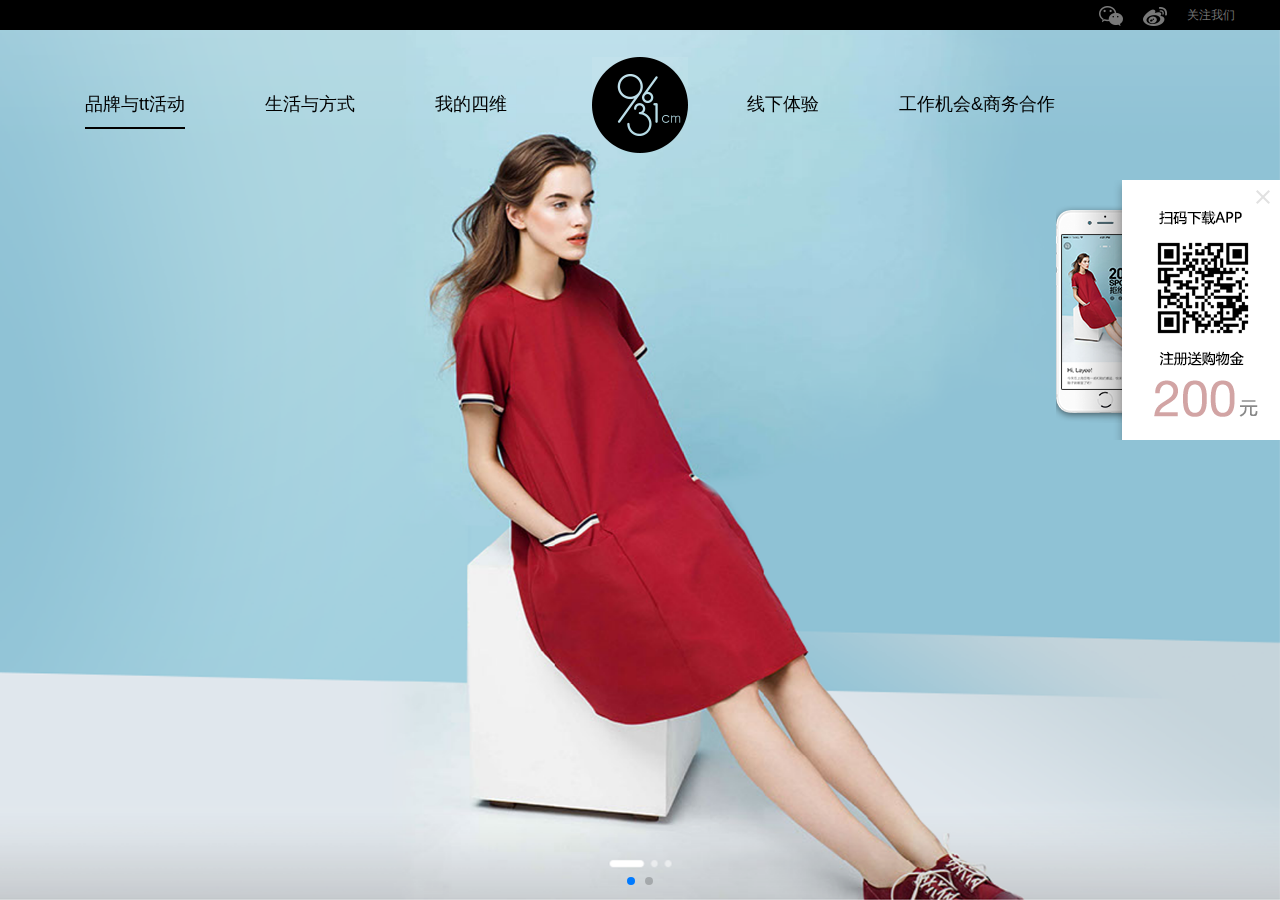
<file: v1/index.html>
<!DOCTYPE HTML>
<html>
<head>
<meta charset="utf-8">
<meta name="renderer" content="webkit|ie-comp|ie-stand">
<meta http-equiv="X-UA-Compatible" content="IE=edge" />
<!--<meta name="viewport" content="width=device-width,initial-scale=1,user-scalable=no" />--> 
<title>9631官方网站</title> 
<meta name="keywords" content="关键词,5个左右,单个8汉字以内"> 
<meta name="description" content="网站描述，字数尽量空制在80个汉字，160个字符以内！"> 
<link rel="Bookmark" href="favicon.ico" > 
<link rel="Shortcut Icon" href="favicon.ico" /> 
<!--[if lt IE 9]> 
<script type="text/javascript" src="js/Lib/html5.js"></script>
<script type="text/javascript" src="js/Lib/respond.min.js"></script>
<script type="text/javascript" src="js/Lib/PIE_IE678.js"></script>
<![endif]--> 
<link href="css/swiper.min.css" rel="stylesheet" type="text/css" />
<link rel="stylesheet" href="css/animate.min.css" />
<link rel="stylesheet" href="css/index.css" />
<!--[if IE 6]> 
<script type="text/javascript" src="js/Lib/DD_belatedPNG_0.0.8a-min.js" ></script>
<script>DD_belatedPNG.fix('.pngfix,.icon');</script> 
<![endif]--> 
</head> 
<body>
<header class="fadeInDown animated" >
	<div class="cm-nav-bar">
		<div class="cm-container">
			<ul class="cm-nav cm-nav-pills cm-fr">
				<li class="cm-focus-weixin"><img src="img/weixin.png" /></li>
				<li><img src="img/weibo.png" /></li>
				<li class="cm-nav-focus">关注我们</li>
			</ul>
		</div>
	</div>
	<div class="cm-container cm-nav-pagination">
		<nav class="cm-pagination">
			
		</nav>
		<div class="cm-pagination-logo">
			<img src="img/logo.png" />
		</div>
		<!--微信二维码弹出-->
		<div class="cm-dialog cm-qr-weixin">
			<div class="cm-dialog-arrow"></div>
			<img src="img/ewm.jpg" />
		</div>
	</div>
	
</header>
<main class='swiper-container swiper-container-v swiper-container-vertical'>
	<section class="swiper-wrapper">
		<div class="swiper-slide">
			<div class="swiper-container swiper-container-h swiper-container-horizontal">
				<div class="swiper-wrapper">
					<div class="swiper-slide cm-nth1">
						
					</div>
					<div class="swiper-slide cm-nth2">
						
					</div>
				</div>
				<div class="swiper-pagination cm-pagination-h"></div>
			</div>
		</div>
        <div class="swiper-slide">
        	<div class="swiper-container swiper-container-2v swiper-container-vertical">
				<div class="swiper-wrapper">
					<div class="swiper-slide">
						9
					</div>
					<div class="swiper-slide">
						6
					</div>
					<div class="swiper-slide">
						<div class="cm-content cm-slide-3">
							<div class="cm-column cm-fl">
								<img src="img/life.png" class="cm-img-1 ani" swiper-animate-effect="fadeInDown" swiper-animate-duration="0.5s" />
								<img src="img/life-tu.png" class="cm-img-2 ani" swiper-animate-effect="fadeIn" swiper-animate-duration="0.5s" />
							</div>
							<div class="cm-column cm-fr">
								<div class="cm-row cm-hd">
									<div class="cm-img-3 ani"  swiper-animate-effect="slideInDown" swiper-animate-duration="0.5s">
										<img src="img/page2-xizhuang.png" />
									</div>
									<img src="img/xz-right.png" class="cm-img-4 ani" swiper-animate-effect="slideInDown" swiper-animate-duration="0.5s" />
								</div>
								<div class="cm-row cm-bd">
									<div class="cm-tlist cm-fl">
										<p>
											3cm 的鞋是自我，是张扬的个性<br />
											每一双鞋都有一个故事<br />
											每一个高度都有自己的轨迹<br />
											踩上高跟鞋的刹那<br />
											我就开始演绎这双鞋的故事<br /><br />
											在休闲与商务的边缘<br />
											自信的游走<br />
										</p>
										<div class="cm-share">
											<span>分享信息：</span>
											<a href="#"><img src="img/weixin-fx.png" /></a>
											<a href="#"><img src="img/weibo-fx.png" /></a>
										</div>
									</div>
									<img src="img/bottom.xie.png" class="cm-img-5" />
								</div>
							</div>
						</div>
					</div>
					<div class="swiper-slide">
						1
					</div>
				</div>
				<div class="cm-pagination-2v">
					<div class="swiper-pagination-2v"></div>
					<div class="cm-pagination-bar"></div>
					<div class="cm-pagination-bar"></div>
					<div class="cm-pagination-bar"></div>
				</div>
			</div>
        </div>
        <div class="swiper-slide cm-swiper-slide-3">
        	<div class="cm-container">
        		<div class="cm-column cm-fl">
        			<img src="img/4wei.png" class="cm-img-1" />
        			<p class="cm-text-tit">
        				9631为女性设计了量足仪，帮助用户可以透过预约到店<br />
        				或是上门的方式帮用户量足。
        			</p>
        		</div>
        		<div class="cm-column cm-fr">
        			<h3>女人的第<span>4</span>围</h3>
        			<p class="cm-txt-hd">女性的脚围，是需要清楚了解的第4围，许多女性都会有买到不舒服
的鞋的经历。因为鞋的品牌与你都不够了解你自己的第4围。</p>
					<p class="cm-txt-bd">
						你是否平常也有这样的情况：鞋不跟脚、平时穿37码的鞋，可是又不敢在网上买...很多姑娘和你一样，也都有买到不舒服的鞋的经历，那是因为鞋品牌和你自己都不够了解你自己的第四围。<br /><br />
						你只知道三围，那第四位是什么呢？第四围便是你的脚围。<br /><br />
						穿着不合脚的鞋怎样走合适自己的路。现在了解你的第四围，根据你自己的脚，找专属你的鞋。9631为女性设计了量足仪，帮助用户了解自己的脚。您现在可以通过预约到店或是预约上门量足的方式了解自己的第四围。<br /><br />
						你是否平常也有这样的情况：鞋不跟脚、平时穿37码的鞋，可是又不敢在网上买你只知道三围，那第四位是什么呢？第四围便是你的脚围。<br /><br />
						穿着不合脚的鞋怎样走合适自己的路。现在了解你的第四围，根据你自己的脚，找专属你的鞋。
					</p>
					<a href="#" class="cm-btn">
						我要预约量足
					</a>
        		</div>
        	</div>
        </div>
        <div class="swiper-slide">
        	<div class="swiper-container-2h swiper-container swiper-container-horizontal">
        		<div class="cm-text-tit">
        			<h3>全国体验店</h3>
        			<p>体验店</p>
        		</div>
        		<a href="#" class="cm-btn">
        			现在预约量足
        		</a>
        		<div class="swiper-wrapper">
        			<div class="swiper-slide">
        				<img src="img/banner3.png" />
        			</div>
        			<div class="swiper-slide">
        				<img src="img/banner3.png" />
        			</div>
        			<div class="swiper-slide">
        				<img src="img/banner3.png" />
        			</div>
        			<div class="swiper-slide">
        				<img src="img/banner3.png" />
        			</div>
        			<div class="swiper-slide">
        				<img src="img/banner3.png" />
        			</div>
        		</div>
        		<div class="swiper-button-prev"></div>
    			<div class="swiper-button-next"></div>
        	</div>
        </div>
        <div class="swiper-slide cm-swiper-slide-5">
        	<div class="cm-footer-hd">
        		<div class="cm-column cm-fl">
	        		<div class="cm-section">
	        			<div class="cm-join">
		        			<h4>加入 9631</h4>
		        			<p>我们正在寻找热爱时尚、经验丰富、爱寻找挑战事物有型的你！
		北京朝阳区，三里屯，等你加入！</p>
							<ul>
								<li><a href="#">市场营销</a></li>
								<li><a href="#">时尚顾问</a></li>
								<li><a href="#">市场运营</a></li>
								<li><a href="#">客服人员</a></li>
								<li><a href="#">前端工程师</a></li>
								<li><a href="#">体验设计师</a></li>
							</ul>
							<a href="#" class="cm-btn">查看更多职位</a>
						</div>
	        		</div>
	        	</div>
	        	<div class="cm-column cm-fr">
	        		<div class="cm-section">
	        			<div class="cm-member">
	        				<h4>服务合作</h4>
		        			<p>我们正在寻找热爱时尚、经验丰富、爱寻找挑战事物有型的你！
	北京朝阳区，三里屯，等你加入！</p>
							<form class="cm-input-group">
								<div class="cm-input-row">
									<div class="cm-input-col">
										<label>姓名：</label>
										<input type="text" />
									</div>
									<div class="cm-input-col">
										<label>公司：</label>
										<input type="text" />
									</div>
								</div>
								<div class="cm-input-row">
									<div class="cm-input-col">
										<label>电话：</label>
										<input type="tel" />
									</div>
									<div class="cm-input-col">
										<label>昵称：</label>
										<input type="text" />
									</div>
								</div>
								<div class="cm-input-row">
									<div class="cm-input-col">
										<label>邮箱：</label>
										<input type="email" />
									</div>
									<div class="cm-input-col">
										<label>验证码：</label>
										<input type="text" class="cm-code" maxlength="4" />
										<img src="img/page5-5342.png" />
									</div>
								</div>
							</form>
							<a href="#" class="cm-btn">确认发送</a>
	        			</div>
	        			<p>收到联系信息后，我们将有专人尽快联系您</p>
	        		</div>
	        	</div>
        	</div>
        	<div class="cm-footer-bd">
        		<div class="cm-container cm-faq">
        			<div class="cm-column cm-fl">
        				<div class="cm-fl">
        					<p class="cm-faq-title">
	        					<span>FAQ</span>
	        					<a href="#">查看更多问题  > </a>
        					</p>
	        				<ul class="cm-faq-question">
	        					<li class="cm-active"><a href="#">Q: 为什么 9631 的鞋子只能在手机上购买?: 为什么 9631 的鞋子只能在手机上购买?</a></li>
	        					<li><a href="#">Q: 9631 是什么意思？</a></li>
	        					<li><a href="#">Q: 三种体验店有什么区别？</a></li>
	        					<li><a href="#">Q: 为什么 9631 的鞋子只能在手机上购买</a></li>
	        				</ul>
        				</div>
        				<ul class="cm-faq-answer cm-fr">
        					<li class="cm-active">A : 9631的鞋子必须在APP购买是因为APP好开发啊，成本低了才可以降低鞋子的价格啊，这样才可以卖更多鞋子啊对不对。</li>
        					<li>1</li>
        					<li>2</li>
        					<li>A</li>
        				</ul>
        			</div>
        			
        			<div class="cm-column cm-fr">
        				<div class="cm-fl">
        					<p class="cm-faq-title">
	        					<span>联系我们</span>
        					</p>
        					<p class="cm-faq-tel">
        						购物服务电话
        					</p>
        					<p class="cm-faq-number">
        						400-7645-234
        					</p>
        					<p class="cm-faq-date">
        						周一至周五  7:00-18:00
        					</p>
        				</div>
        				<div class="cm-faq-info cm-fr">
        					<p class="cm-faq-tel">
        						招商合作电话
        					</p>
        					<p class="cm-faq-number">
        						400-7645-234
        					</p>
        					<p class="cm-faq-date">
        						周一至周五  7:00-18:00
        					</p>
        				</div>
        			</div>
        		</div>
        	</div>
        	<div class="cm-footer-ft">
        		<p>Copyright © 2007-2016 9631 [ Beijing ] 京ICP备08104990号</p>
        	</div>
        </div>
	</section>
</main>
<section>
	<div class="cm-qr">
		<div class="cm-qr-code">
			 <img class="cm-qr-colse" src="img/close-btn.png">
             <img class="cm-qr-img" src="img/nav-qr-code.png">
		</div>
	</div>
</section>
<script type="text/javascript" src="js/lib/swiper.min.js"></script>
<script type="text/javascript" src="js/lib/swiper.animate1.0.2.min.js" ></script>
<script type="text/javascript" src="js/lib/jquery-2.1.0.js" ></script>
<script type="text/javascript" src="js/index.js"></script>
</body>
</html>
</file>
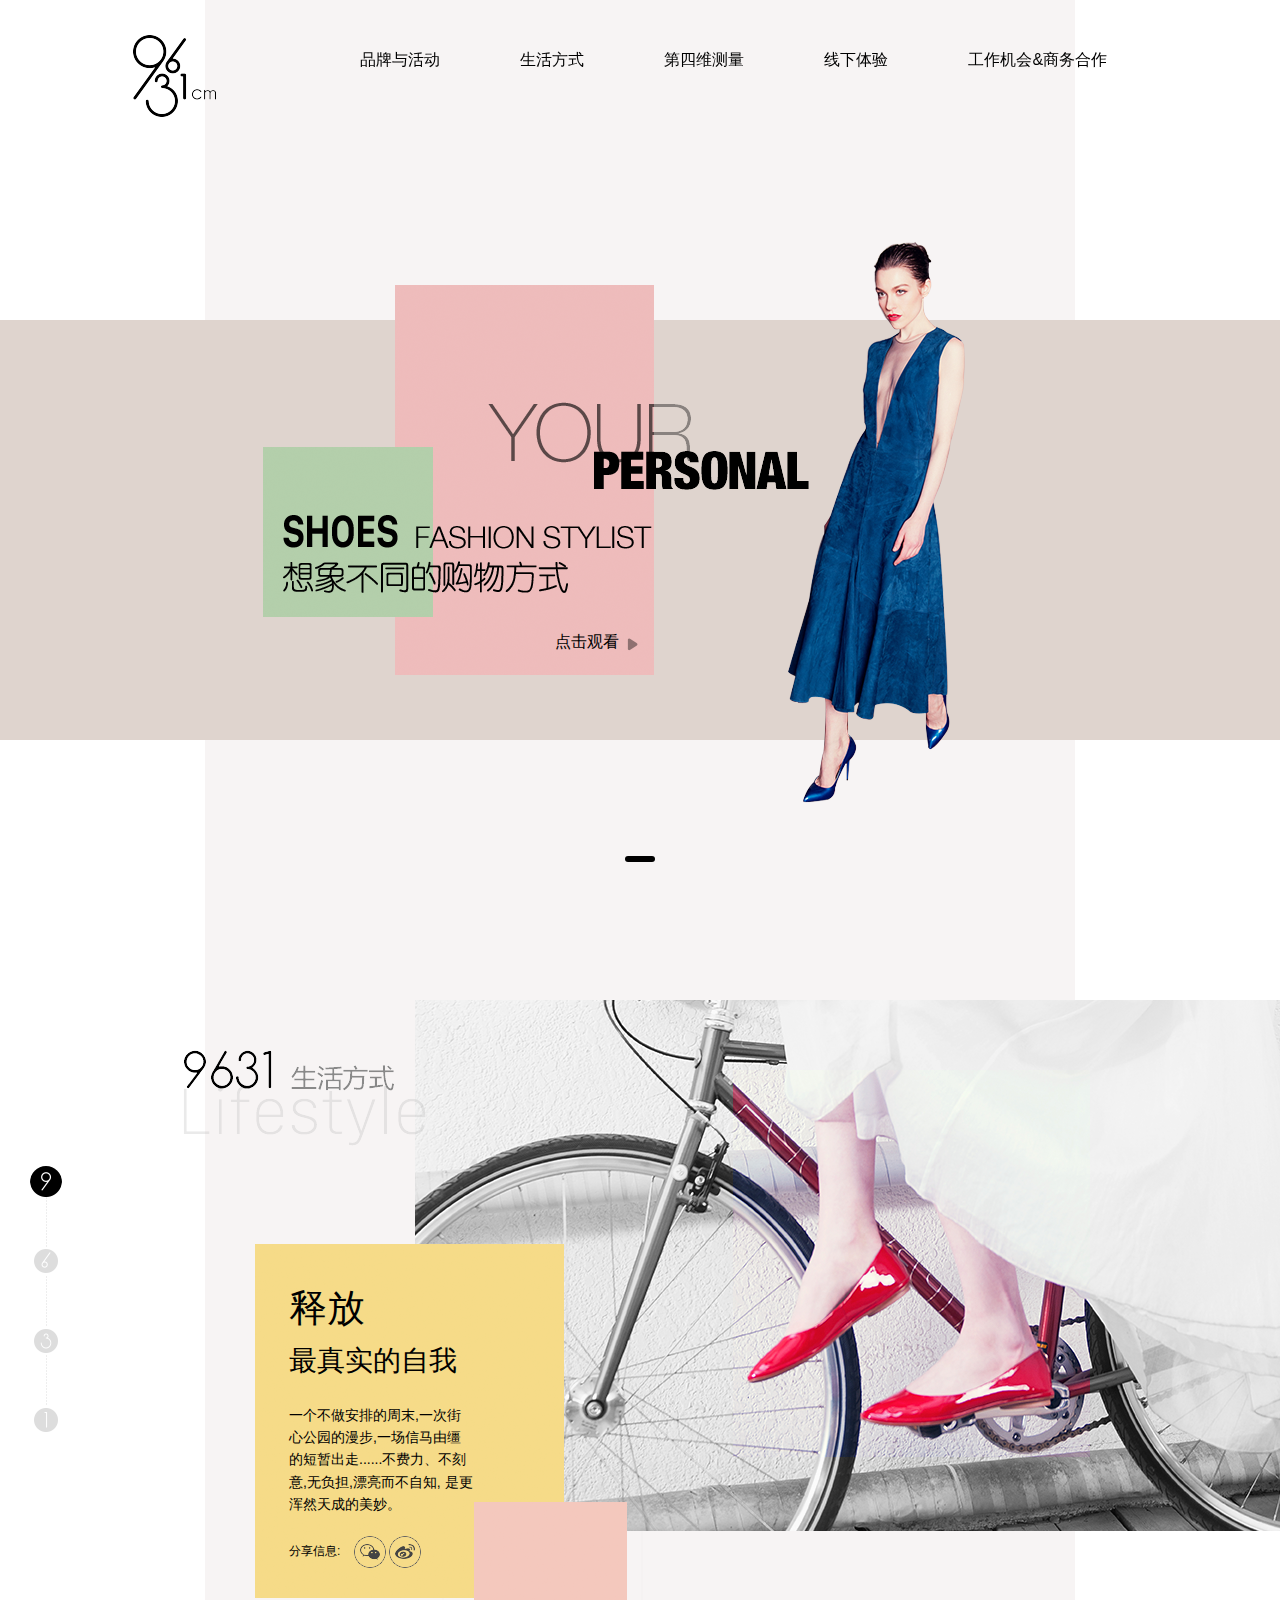
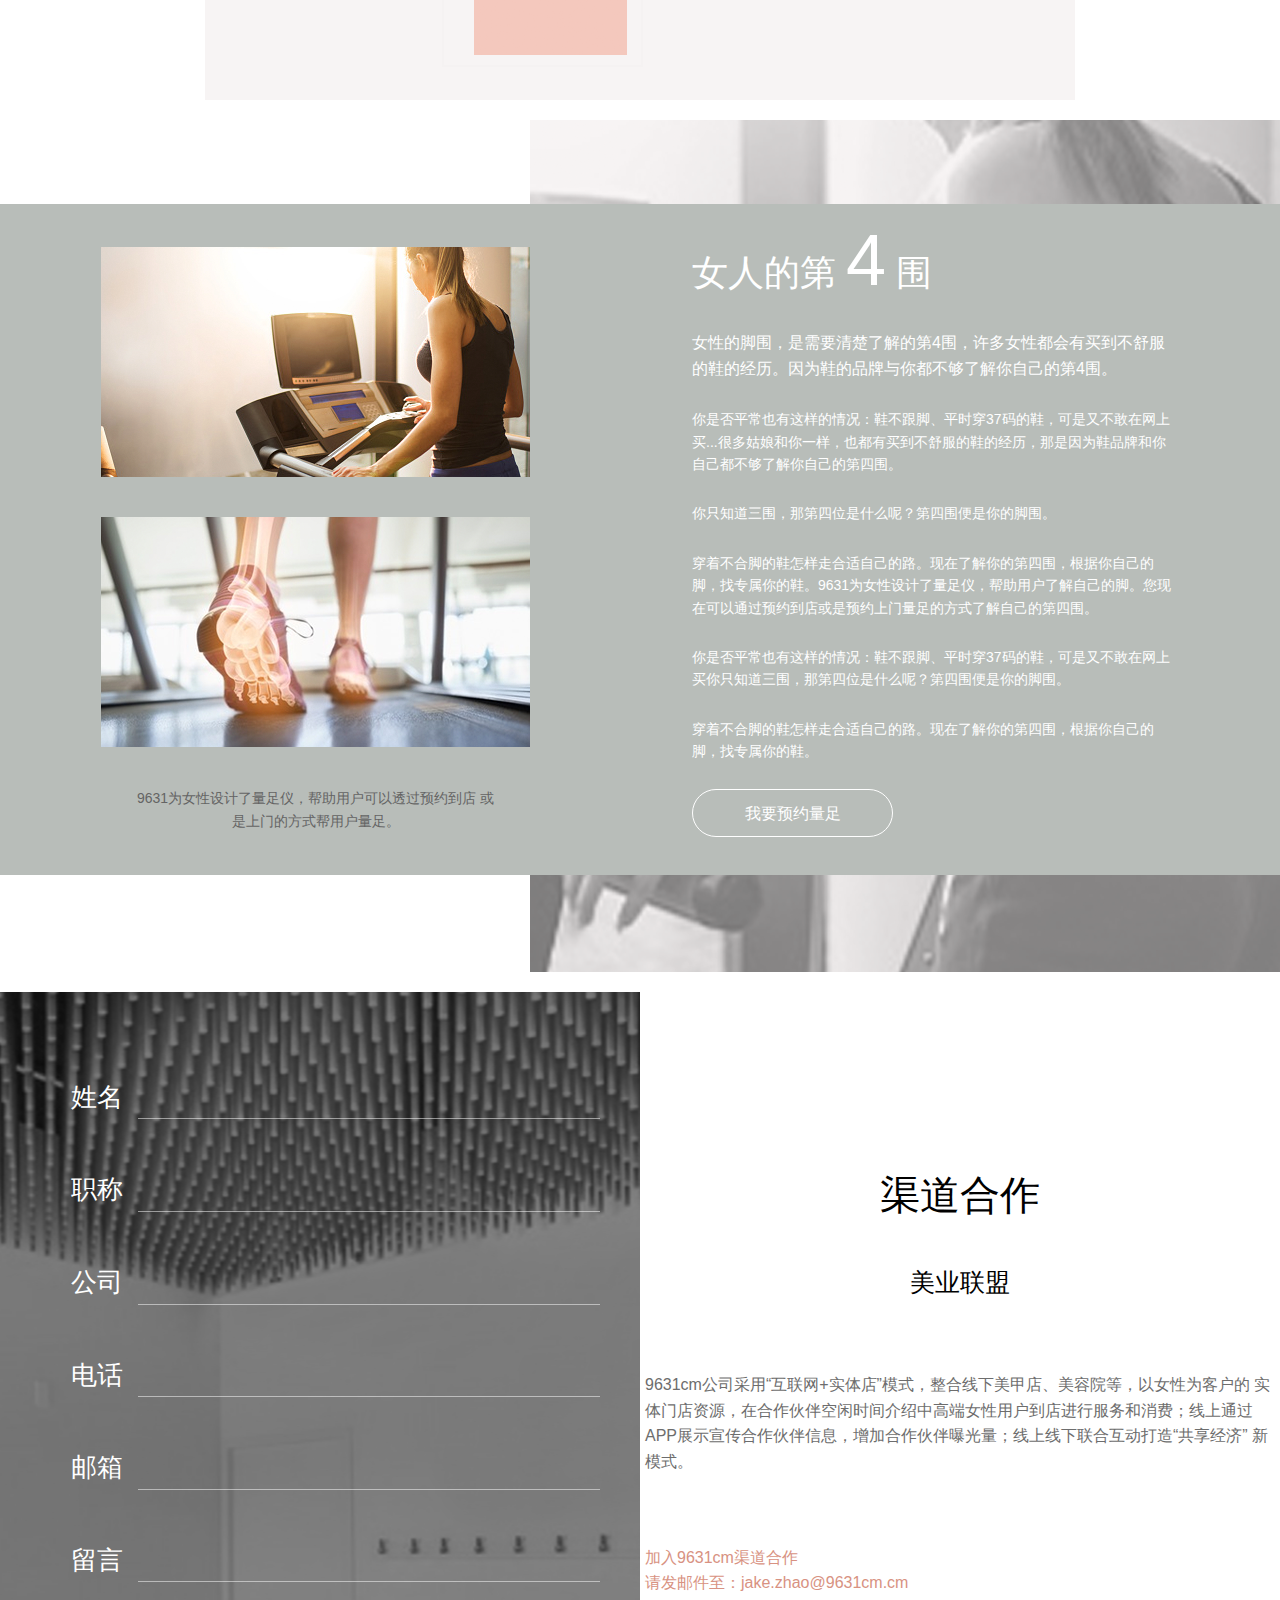
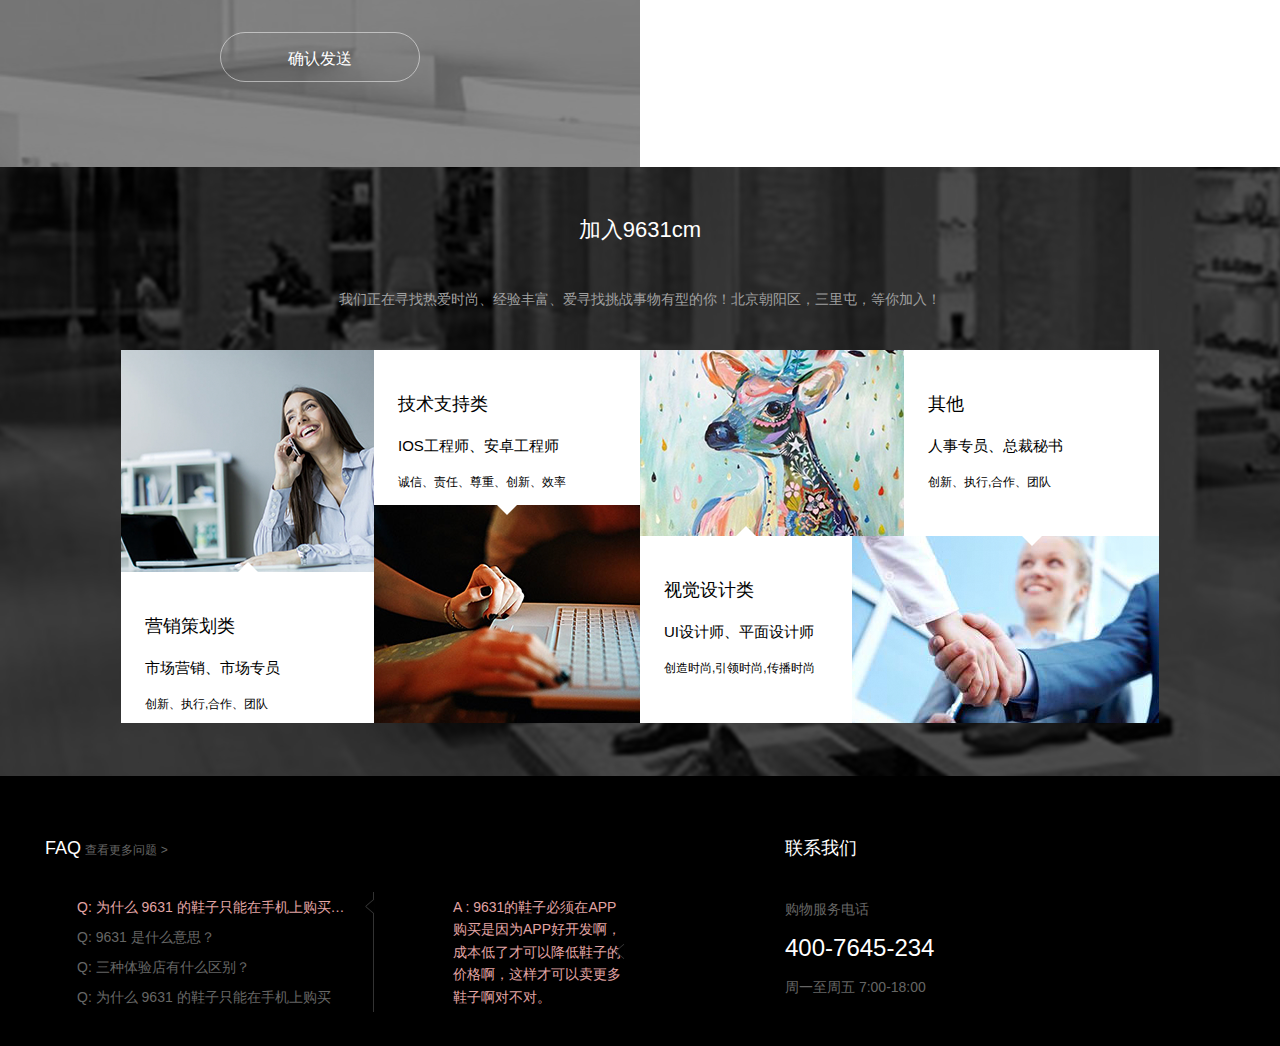
<file: v2/index.html>
<!doctype html>
<html class="no-js">
<head>
  <meta charset="utf-8">
  <meta http-equiv="X-UA-Compatible" content="IE=edge">
  <meta name="description" content="网站描述，字数尽量空制在80个汉字，160个字符以内！">
  <meta name="keywords" content="关键词,5个左右,单个8汉字以内">
  <meta name="viewport" content="width=device-width, initial-scale=1">
  <title>9631官网网站</title>
  <!-- Set render engine for 360 browser -->
  <meta name="renderer" content="webkit">

  <!-- No Baidu Siteapp-->
  <meta http-equiv="Cache-Control" content="no-siteapp"/>

  <link rel="icon" type="image/png" href="">

  <!-- Add to homescreen for Chrome on Android -->
  <meta name="mobile-web-app-capable" content="yes">
  <link rel="icon" sizes="192x192" href="">

  <!-- Add to homescreen for Safari on iOS -->
  <meta name="apple-mobile-web-app-capable" content="yes">
  <meta name="apple-mobile-web-app-status-bar-style" content="black">
  <meta name="apple-mobile-web-app-title" content="Amaze UI"/>
  <link rel="apple-touch-icon-precomposed" href="">

  <!-- Tile icon for Win8 (144x144 + tile color) -->
  <meta name="msapplication-TileImage" content="">
  <meta name="msapplication-TileColor" content="#0e90d2">
  <link rel="stylesheet" href="css/amazeui.min.css" />
  <link rel="stylesheet" href="css/amazeui.swiper.min.css" />
  <link rel="stylesheet" href="css/index.css" />
</head>
<body>
<header class="am-topbar cm-topbar am-topbar-fixed-top">
  <div class="am-container cm-container am-text-center">
    <h1 class="am-topbar-brand cm-topbar-brand">
      <a href="#" class="am-text-ir">Amaze UI</a>
    </h1>
		<nav class="cm-scrollspy-nav">
		  <ul class="am-nav am-nav-pills am-topbar-nav cm-nav-pills">
		    <li><a href="#about">品牌与活动</a></li>
		    <li><a href="#team">生活方式 </a></li>
		    <li><a href="#ep">第四维测量</a></li>
		    <li><a href="#second">线下体验 </a></li>
		    <li><a href="#third">工作机会&商务合作</a></li>
		  </ul>
		</nav>
  	</div>
</header>
<main>
	
		<div class="cm-nr">
			<section class="swiper-container cm-wrapper1 swiper-container-1">
				<div class="swiper-wrapper">
					<div class="swiper-slide">
						<div class="cm-content cm-content1">
							<div class="cm-section">
								<div class="cm-main">
									<img src="img/slider-1.png" class="cm-object" />
									<div class="cm-info">
										<img src="img/slider-2.png" />
										<a class="cm-btn">点击观看</a>
									</div>
								</div>
							</div>
						</div>
					</div>
				</div>
				<div class="swiper-pagination cm-pagination-1"></div>
			</section>
		</div>
		
		<section class="swiper-container cm-wrapper2 swiper-container-2" >
		  <div class="swiper-wrapper">
		      <div class="swiper-slide">
		      		<div class="cm-content cm-content2">
		      					<div class="cm-info">
		      							<img src="img/slider1-1.png" />
		      							<img src="img/slider1-2.png" class="cm-object1" />
		      							<div class="cm-text">
		      								<div class="cm-text-info">
		      									<h3>释放</h3>
		      									<h4>最真实的自我</h4>
		      									<p>一个不做安排的周末,一次街
心公园的漫步,一场信马由缰
的短暂出走......不费力、不刻
意,无负担,漂亮而不自知,
是更浑然天成的美妙。</p>			
														<p class="cm-share">
																<span>分享信息:</span>
																<a><img src="img/weixin.png" /></a>
																<a><img src="img/weibo.png" /></a>
														</p>
		      								</div>
		      							</div>
		      					</div>
		      		</div>
		      </div>
		      <div class="swiper-slide">
		      		<div class="cm-content cm-content2">
		      					<div class="cm-info">
		      							<img src="img/slider1-1.png" />
		      							<img src="img/slider1-2.png" class="cm-object1" />
		      							<div class="cm-text">
		      								<div class="cm-text-info">
		      									<h3>释放</h3>
		      									<h4>最真实的自我</h4>
		      									<p>一个不做安排的周末,一次街
心公园的漫步,一场信马由缰
的短暂出走......不费力、不刻
意,无负担,漂亮而不自知,
是更浑然天成的美妙。</p>			
														<p class="cm-share">
																<span>分享信息:</span>
																<a><img src="img/weixin.png" /></a>
																<a><img src="img/weibo.png" /></a>
														</p>
		      								</div>
		      							</div>
		      					</div>
		      		</div>
		      </div>
		      <div class="swiper-slide">
		      		<div class="cm-content cm-content2">
		      					<div class="cm-info">
		      							<img src="img/slider1-1.png" />
		      							<img src="img/slider1-2.png" class="cm-object1" />
		      							<div class="cm-text">
		      								<div class="cm-text-info">
		      									<h3>释放</h3>
		      									<h4>最真实的自我</h4>
		      									<p>一个不做安排的周末,一次街
心公园的漫步,一场信马由缰
的短暂出走......不费力、不刻
意,无负担,漂亮而不自知,
是更浑然天成的美妙。</p>			
														<p class="cm-share">
																<span>分享信息:</span>
																<a><img src="img/weixin.png" /></a>
																<a><img src="img/weibo.png" /></a>
														</p>
		      								</div>
		      							</div>
		      					</div>
		      		</div>
		      </div>
		      <div class="swiper-slide">
		      		<div class="cm-content cm-content2">
		      					<div class="cm-info">
		      							<img src="img/slider1-1.png" />
		      							<img src="img/slider1-2.png" class="cm-object1" />
		      							<div class="cm-text">
		      								<div class="cm-text-info">
		      									<h3>释放</h3>
		      									<h4>最真实的自我</h4>
		      									<p>一个不做安排的周末,一次街
心公园的漫步,一场信马由缰
的短暂出走......不费力、不刻
意,无负担,漂亮而不自知,
是更浑然天成的美妙。</p>			
														<p class="cm-share">
																<span>分享信息:</span>
																<a><img src="img/weixin.png" /></a>
																<a><img src="img/weibo.png" /></a>
														</p>
		      								</div>
		      							</div>
		      					</div>
		      		</div>
		      </div>
		  </div>
		  <div class="cm-pagination-2">
					<div class="swiper-pagination"></div>
					<div class="cm-pagination-bar"></div>
					<div class="cm-pagination-bar"></div>
					<div class="cm-pagination-bar"></div>
				</div>
		</section>
		
		<section class="cm-section cm-wrapper3" id="about">
				<div class="cm-content3">
						<div class="cm-section">
									<div class="cm-main">
											<div class="am-fl am-vertical-align">
													<div class="am-vertical-align-middle">
														<img src="img/slider2-2.png" />
														<img src="img/slider2-3.png" class="cm-object" />
														<p class="am-text-center">9631为女性设计了量足仪，帮助用户可以透过预约到店
	或是上门的方式帮用户量足。</p>
													</div>
											</div>
											<div class="am-fr">
													<h1>女人的第<span>4</span>围</h1>
													<h3>女性的脚围，是需要清楚了解的第4围，许多女性都会有买到不舒服
的鞋的经历。因为鞋的品牌与你都不够了解你自己的第4围。</h3>
<p>你是否平常也有这样的情况：鞋不跟脚、平时穿37码的鞋，可是又不敢在网上买...很多姑娘和你一样，也都有买到不舒服的鞋的经历，那是因为鞋品牌和你自己都不够了解你自己的第四围。</p>

<p>你只知道三围，那第四位是什么呢？第四围便是你的脚围。</p>

<p>穿着不合脚的鞋怎样走合适自己的路。现在了解你的第四围，根据你自己的脚，找专属你的鞋。9631为女性设计了量足仪，帮助用户了解自己的脚。您现在可以通过预约到店或是预约上门量足的方式了解自己的第四围。</p>

<p>你是否平常也有这样的情况：鞋不跟脚、平时穿37码的鞋，可是又不敢在网上买你只知道三围，那第四位是什么呢？第四围便是你的脚围。</p>

<p>穿着不合脚的鞋怎样走合适自己的路。现在了解你的第四围，根据你自己的脚，找专属你的鞋。</p>
</p>
	<a class="cm-btn">我要预约量足</a>
											</div>
									</div>
						</div>
				</div>
		</section>
		
		<section class="am-g cm-wrapper4" id="team">
			 	<div class="am-u-md-6 am-padding-0 am-fl am-vertical-align am-text-center">
			 			<form class="am-form cm-form am-form-horizontal am-vertical-align-middle ">
						  <div class="am-form-group">
						    <label for="cm-ipt-1" class="am-u-sm-2 am-form-label">姓名</label>
						    <div class="am-u-sm-10">
						      <input type="text" id='cm-ipt-1'>
						    </div>
						  </div>
						
						  <div class="am-form-group">
						    <label for="cm-ipt-2" class="am-u-sm-2 am-form-label">职称</label>
						    <div class="am-u-sm-10">
						      <input type="text" id="cm-ipt-2">
						    </div>
						  </div>
						  
						  <div class="am-form-group">
						    <label for="cm-ipt-3" class="am-u-sm-2 am-form-label">公司</label>
						    <div class="am-u-sm-10">
						      <input type="text" id="cm-ipt-3">
						    </div>
						  </div>
						  
						  <div class="am-form-group">
						    <label for="cm-ipt-4" class="am-u-sm-2 am-form-label">电话</label>
						    <div class="am-u-sm-10">
						      <input type="tel" id="cm-ipt-4">
						    </div>
						  </div>
						  
						   <div class="am-form-group">
						    <label for="cm-ipt-5" class="am-u-sm-2 am-form-label">邮箱</label>
						    <div class="am-u-sm-10">
						      <input type="email" id="cm-ipt-5">
						    </div>
						  </div>
						  
						  <div class="am-form-group">
						    <label for="cm-ipt-6" class="am-u-sm-2 am-form-label">留言</label>
						    <div class="am-u-sm-10">
						      <input type="text" id="cm-ipt-6">
						    </div>
						  </div>
						  
						  <div class="am-form-group am-margin-0">
						    <div class="am-u-sm-12 am-text-center">
						      <button type="submit" class="cm-btn">确认发送</button>
						    </div>
						  </div>
						</form>
			 	</div>
			 	<div class="am-u-md-6 am-padding-0 am-fr am-vertical-align am-text-center">
			 			<div class="am-vertical-align-middle cm-info">
			 						<h1>渠道合作 </h1>
			 						<h3>美业联盟</h3>
			 						<p class="am-text-left">9631cm公司采用“互联网+实体店”模式，整合线下美甲店、美容院等，以女性为客户的
实体门店资源，在合作伙伴空闲时间介绍中高端女性用户到店进行服务和消费；线上通过
APP展示宣传合作伙伴信息，增加合作伙伴曝光量；线上线下联合互动打造“共享经济”
新模式。</p>
						<p class="am-text-left">加入9631cm渠道合作<br />
请发邮件至：jake.zhao@9631cm.cm</p>
			 			</div>
			 	</div>
		</section>
		
		<section class="cm-wrapper5 am-vertical-align am-text-center" id="ep">
				<div class="cm-content5 am-vertical-align-middle">
							<h1><span>加入</span>9631cm</h1>
							<p class="cm-main">我们正在寻找热爱时尚、经验丰富、爱寻找挑战事物有型的你！北京朝阳区，三里屯，等你加入！</p>
							<div class="am-g">
									<div class="am-u-md-6 am-padding-0 cm-fl">
											<div class="cm-itme cm-box-v am-fl">
													<img src="img/slider4-2.png" />
													<div class="cm-info cm-box-1 cm-arrow-t">
															<h3>营销策划类 </h3>
															<h4>市场营销、市场专员</h4>
															<p>创新、执行,合作、团队</p>
													</div>
											</div>
											<div class="cm-itme cm-box-v am-fr">
													<div class="cm-info cm-box-1 cm-arrow-b" >
															<h3>技术支持类</h3>
															<h4>IOS工程师、安卓工程师</h4>
															<p>诚信、责任、尊重、创新、效率</p>
													</div>
													<img src="img/slider4-3.png" />
											</div>
									</div>
									<div class="am-u-md-6 am-padding-0 cm-fr">
											<div class="cm-itme cm-box-h am-fl">
													<img src="img/slider4-4.png"/>
													<div class="cm-info cm-box-1 cm-arrow-b">
															<h3>其他 </h3>
															<h4>人事专员、总裁秘书</h4>
															<p>创新、执行,合作、团队</p>
													</div>
											</div>
											<div class="cm-itme cm-box-h am-fr">
													<div class="cm-info cm-box-1 cm-arrow-t" >
															<h3>视觉设计类  </h3>
															<h4>UI设计师、平面设计师</h4>
															<p>创造时尚,引领时尚,传播时尚</p>
													</div>
													<img src="img/slider4-5.png" />
											</div>
									</div>
							</div>
				</div>
		</section>
		
		
</main>

<footer>
	<section class="cm-footer cm-faq">
			<div class="cm-column am-fl">
				<div class="am-fl">
					<p class="cm-faq-title">
    					<span>FAQ</span>
    					<a href="#">查看更多问题  > </a>
					</p>
    				<ul class="cm-faq-question am-margin-0">
    					<li class="cm-active"><a href="#">Q: 为什么 9631 的鞋子只能在手机上购买?: 为什么 9631 的鞋子只能在手机上购买?</a></li>
    					<li><a href="#">Q: 9631 是什么意思？</a></li>
    					<li><a href="#">Q: 三种体验店有什么区别？</a></li>
    					<li><a href="#">Q: 为什么 9631 的鞋子只能在手机上购买</a></li>
    				</ul>
				</div>
				<ul class="cm-faq-answer am-fr">
					<li class="cm-active">A : 9631的鞋子必须在APP购买是因为APP好开发啊，成本低了才可以降低鞋子的价格啊，这样才可以卖更多鞋子啊对不对。</li>
					<li>1</li>
					<li>2</li>
					<li>A</li>
				</ul>
			</div>
			
			<div class="cm-column am-fr">
				<div class="am-fl">
					<p class="cm-faq-title">
    					<span>联系我们</span>
					</p>
					<p class="cm-faq-tel">
						购物服务电话
					</p>
					<p class="cm-faq-number">
						400-7645-234
					</p>
					<p class="cm-faq-date">
						周一至周五  7:00-18:00
					</p>
				</div>
			</div>
	</section>
</footer>
	
<!--[if (gte IE 9)|!(IE)]><!-->
<script src="js/jquery.min.js"></script>
<!--<![endif]-->
<!--[if lte IE 8 ]>
<script src="http://libs.baidu.com/jquery/1.11.3/jquery.min.js"></script>
<script src="http://cdn.staticfile.org/modernizr/2.8.3/modernizr.js"></script>
<script src="http://cdn.amazeui.org/amazeui/2.7.0/js/amazeui.ie8polyfill.min.js"></script>
<![endif]-->
<script src="js/amazeui.min.js"></script>
<script type="text/javascript" src="js/amazeui.swiper.min.js" ></script>
<script src="js/index.js"></script>
</body>
</html>
</file>
<file: v1/css/index.css>
html, body {
    position: relative;
    height: 100%;
    font-family: "Hiragino Sans GB", "Microsoft YaHei", "微软雅黑", tahoma, arial, simsun, "宋体", "Helvetica";
}
body {
    background: #eee;
    font-size: 14px;
    color:#000;
    margin: 0;
    padding: 0;
}
header{
	position: absolute;
	left: 0;
	right: 0;
	top: 0;
	z-index:2;
}
ul,p,h3,h4{
	padding: 0;
	margin: 0;
}
a{
	text-decoration: none;
}
img{
	vertical-align: middle;
}
.swiper-container {
    width: 100%;
    height: 100%;
    margin-left: auto;
    margin-right: auto;
}
.swiper-slide {
    text-align: center;
    font-size: 18px;
    background: #fff;
    display: -webkit-box;
    display: -ms-flexbox;
    display: -webkit-flex;
    display: flex;
    -webkit-box-pack: center;
    -ms-flex-pack: center;
    -webkit-justify-content: center;
    justify-content: center;
    -webkit-box-align: center;
    -ms-flex-align: center;
    -webkit-align-items: center;
    align-items: center;
}

.cm-container{
	width: 1190px;
	margin: auto;
}
.cm-content{
	width: 1024px;
	height: 600px;
	position: absolute;
	margin: auto;
	top: 0;
	right: 0;
	bottom: 0;
	left: 0;
}
.cm-nav-bar{
	width: 100%;
    height: 30px;
    line-height: 30px;
    text-align: center;
    background-color: #000000;
}
.cm-nav{
	list-style: none;
	display: inline-block;
	vertical-align: top;
}
.cm-nav-pills>li{
    float: left;
    height: 30px;
    line-height: 30px;
    margin-left: 20px;
}
.cm-nav-pills>li>a{
	display: block;
}
.cm-nav-focus{
	display: block;
    height: 12px;
    line-height: 12px;
    font-size: 12px;
    color: #737373;
    float: right;
}
.cm-nav-pagination{
	position: relative;
	height: 150px;
}
.cm-pagination{
	height: 47px;
	position: absolute;
	margin: auto;
	top: 0;
	bottom: 0;
	left: 0;
	right: 0;
}
.cm-pagination .swiper-pagination-bullet{
	margin: 0px 40px;
}
.cm-pagination .swiper-pagination-bullet:nth-child(3){
	margin-right: 200px;
}
.cm-pagination-logo{
	width: 96px;
	height: 96px;
	position: absolute;
	margin: auto;
	top: 0;
	left: 0;
	right: 0;
	bottom: 0;
}
.cm-fl{
	float: left;
}
.cm-fr{
	float: right;
}
.cm-pagination .swiper-pagination-bullet {
	width: auto;
    height: 45px;
    text-align: center;
    border-radius: 0;
    background-color: inherit;
    font-size: 18px;
    color: #000000;
    line-height: 45px;
	opacity: 1;
	-webkit-transition: all 0.3s;
    -moz-transition: all 0.3s;
    -o-transition: all 0.3s;
    transition: all 0.3s;
}
.cm-pagination .swiper-pagination-bullet:hover{
	-webkit-transform: rotate(6deg);
    -moz-transform: rotate(6deg);
    transform: rotate(6deg);
    -o-transform: rotate(6deg);
    border-bottom: 2px solid #000000;
}
.cm-pagination .swiper-pagination-bullet-active {
    opacity: 1;
    border-bottom: 2px solid #000000;
}

.swiper-container-h .cm-nth1{
    background: url(../img/back-1.png) 50%;
    background-size: cover;
}
.cm-qr{
	position: fixed;
	right: 0;
	top: 20%;
	display: block;
	z-index: 3;
	-webkit-transition:transform 0.5s linear;
	-webkit-animation:rq 0.5s;
    -moz-animation:rq 0.5s;
    -o-animation:rq 0.5s;
    animation:rq 0.5s;
}
@keyframes rq{
    0%{transform:rotateY(160deg)}
    100%{transform:rotateX(0deg)}
}@-webkit-keyframes shao{
    0%{-webkit-transform:rotateY(160deg)}
    100%{-webkit-transform:rotateX(0deg)}
}@-moz-keyframes shao{
    0%{-moz-transform:rotateY(160deg)}
    100%{-moz-transform:rotateX(0deg)}
}@-o-keyframes shao{
    0%{-o-transform:rotateY(160deg)}
    100%{-o-transform:rotateX(0deg)}
}
.cm-qr.cm-active{
	transform:translateX(140px);
}
.cm-qr.cm-active .cm-qr-img{
	cursor: pointer;
}
.cm-qr-code{
	position: relative;
}
.cm-qr-code .cm-qr-colse{
	position: absolute;
	right: 10px;
	top: 10px;
	cursor: pointer;
}
.cm-pagination-2v{
	width: 32px;
	height: 269px;
	position: absolute;
	margin: auto;
	top: 0 !important;
	bottom: 0;
	left: 30px;
	right: auto !important;
	z-index: 1;
}
.cm-pagination-2v .swiper-pagination-bullet{
	width: 32px;
	height: 32px;
	opacity: 1;
	position: relative;
	transition: -webkit-transform 0.5s; 
}
.cm-pagination-2v .swiper-pagination-bullet:hover{
	transform:rotateZ(360deg);
}
.swiper-pagination-2v{
	height: 100%;
}
.cm-pagination-2v .swiper-pagination-bullet:nth-child(1){
	background: url(../img/9.png) no-repeat;
}
.cm-pagination-2v .swiper-pagination-bullet:nth-child(1):hover{
	background: url(../img/9_active.png) no-repeat;
}
.cm-pagination-2v .swiper-pagination-bullet:nth-child(1).swiper-pagination-bullet-active{
	background: url(../img/9_active.png) no-repeat;
}
.cm-pagination-2v .swiper-pagination-bullet:nth-child(2){
	background: url(../img/6.png) no-repeat;
	top: 40px;
}
.cm-pagination-2v .swiper-pagination-bullet:nth-child(2):hover{
	background: url(../img/6_active.png) no-repeat;
}
.cm-pagination-2v .swiper-pagination-bullet:nth-child(2).swiper-pagination-bullet-active{
	background: url(../img/6_active.png) no-repeat;
}
.cm-pagination-2v .swiper-pagination-bullet:nth-child(3){
	background: url(../img/3.png) no-repeat;
	top: 80px;
}
.cm-pagination-2v .swiper-pagination-bullet:nth-child(3):hover{
	background: url(../img/3_active.png) no-repeat;
}
.cm-pagination-2v .swiper-pagination-bullet:nth-child(3).swiper-pagination-bullet-active{
	background: url(../img/3_active.png) no-repeat;
}
.cm-pagination-2v .swiper-pagination-bullet:nth-child(4){
	background: url(../img/1.png) no-repeat;
	top: 120px;
}
.cm-pagination-2v .swiper-pagination-bullet:nth-child(4):hover{
	background: url(../img/1_active.png) no-repeat;
}
.cm-pagination-2v .swiper-pagination-bullet:nth-child(4).swiper-pagination-bullet-active{
	background: url(../img/1_active.png) no-repeat;
}
.cm-pagination-2v .cm-pagination-bar{
	width: 32px;
	height: 50px;
	position: absolute;
	z-index: -1;
	background: url(../img/diandian.png) no-repeat center;
}
.cm-pagination-2v .cm-pagination-bar:nth-child(2){
	top:31px
}
.cm-pagination-2v .cm-pagination-bar:nth-child(3){
	top:110px
}
.cm-pagination-2v .cm-pagination-bar:nth-child(4){
	top:189px
}
.swiper-container-2v{
	background: url(../img/beij.png) no-repeat left top;
    background-size:cover;
}
.swiper-container-2v .swiper-slide{
	background-color: inherit;
}


.cm-slide-3 .cm-column{
	height: 100%;
}
.cm-slide-3 .cm-row{
	width: 100%;
	position: absolute;
	left: 0;
}
.cm-slide-3 .cm-column.cm-fl{
	width: 297px;
	position: relative;
}
.cm-slide-3 .cm-column.cm-fr{
	width: 655px;
	position: relative;
}
.cm-slide-3 .cm-row.cm-hd{
	height: 328px;
	top: 0;
	position: relative;
}
.cm-slide-3 .cm-row.cm-bd{
	height: 257px;
	bottom: 0;
}
.cm-slide-3 .cm-tlist{
	width: 263px;
	height: 100%;
}
.cm-slide-3 .cm-tlist p {
	text-align: left;
	font-size: 14px;
    color: #969696;
	padding-left: 20px;
	padding-top: 20px;
}
.cm-slide-3 .cm-share{
	position: absolute;
	bottom: 0;
	text-align: left;
	color: #000000;
    font-size: 12px;
	padding-left: 20px;
}
.cm-slide-3 [class*='cm-img-']{
	position: absolute;
}
.cm-slide-3 .cm-img-1{
	left: 0;
}
.cm-slide-3 .cm-img-2{
	bottom: 0;
	left: 0;
	-webkit-transition: all 0.3s;
}
.cm-slide-3 .cm-img-2:hover{
	-webkit-transform: scale(1.1);
}
.cm-slide-3 .cm-img-3{
	left: 0;
}
.cm-slide-3 .cm-img-3 img{
	-webkit-transition: -webkit-transform 0.3s;
}
.cm-slide-3 .cm-img-3 img:hover{
	-webkit-transform: rotate(-10deg);
}
.cm-slide-3 .cm-img-4{
	right: 0;
	bottom: 0;
}
.cm-slide-3 .cm-img-5{
	right: 0;
}

.cm-swiper-slide-3{
	background: url(../img/page-3.png) top left no-repeat;
	background-size: cover;
}
.cm-swiper-slide-3 .cm-column{
	height: 580px;
	text-align: left;
	position: relative;
}
.cm-swiper-slide-3 .cm-column.cm-fl{
	width: 429px;
	padding-left:60px;
	padding-top: 30px;
}
.cm-swiper-slide-3 .cm-column.cm-fr{
	width: 500px;
	box-shadow: 0 0 30px #888888;
	background-color: rgba(255,255,255,0.7);
	padding: 20px 50px;
}
.cm-swiper-slide-3 h3{
	font-size: 36px;
    color: #000000;
    font-weight: inherit;
}
.cm-swiper-slide-3 h3 span{
	font-size: 74px
}
.cm-swiper-slide-3 .cm-txt-hd{
	font-size: 16px;
    color: #454545;
    margin-bottom: 20px;
}
.cm-swiper-slide-3 .cm-txt-bd{
	color: #969696;
    font-size: 14px;
}
.cm-swiper-slide-3 .cm-btn{
	display: block;
    width: 196px;
    height: 43px;
    border-radius: 24px;
    border: 2px solid #827c83;
    font-size: 16px;
    color: #000000;
    text-align: center;
    line-height: 43px;
    text-decoration: none;
    position: relative;
    top: 30px;
    transition: all 0.3s;
}
.cm-swiper-slide-3 .cm-btn:hover{
	color: #FFFFFF;
	background-color: #000000;
}
.cm-swiper-slide-3 .cm-text-tit{
	font-size: 14px;
    color: #646464;
    text-align: center;
    padding-top: 30px;
}

.swiper-container-2h{
	height: 650px;
}
.swiper-container-2h .swiper-button-prev{
	left: 15%;
	background: url(../img/page4-left.png) no-repeat;
}
.swiper-container-2h .swiper-button-next{
	right: 15%;
	background: url(../img/page4-right.png) no-repeat;
}
.swiper-container-2h .cm-text-tit{
	height: 100px;
	position: absolute;
	top: 0;
	left: 0;
	right: 0;
	text-align: center;
    color: #000000;
    z-index: 2;
}
.swiper-container-2h h3{
	height: 28px;
	font-size: 28px;
    height: 28px;
    line-height: 28px;
}
.swiper-container-2h p{
	font-weight: bold;
	height: 18px;
    font-size: 18px;
    line-height: 18px;
    padding-top: 30px;
}
.swiper-container-2h .cm-btn{
	position: absolute;
	z-index: 2;
	text-decoration: none;
	margin: auto;
	left: 0;
	right: 0;
	bottom: 0;
	display: block;
    width: 232px;
    height: 50px;
    background-color: #d2a4a4;
    text-align: center;
    color: #ffffff;
    line-height: 50px;
    margin: 0 auto;
    border-radius: 30px;
    -webkit-transition: all 0.3s;
    -moz-transition: all 0.3s;
    -o-transition: all 0.3s;
    transition: all 0.3
}
.swiper-container-2h .cm-btn:hover {
    background-color: #F1C3C3;
}

.cm-footer-hd{
	position: absolute;
	width: 100%;
	min-width: 1190px;
	left: 0;
	bottom: 309px;
}
.cm-footer-hd .cm-column{
	width: 50%;
	height: 510px;
	position: relative;
}
.cm-footer-hd .cm-column.cm-fl{
	background: url(../img/footer.png) no-repeat;
	background-size: cover;
}
.cm-footer-hd .cm-column.cm-fr{
	background: url(../img/footer-right.png) no-repeat;
	background-size: cover;
}
.cm-footer-bd{
	position: absolute;
	bottom: 39px;
	left: 0;
	width: 100%;
	background-color: #000000;
	height: 270px;
}
.cm-footer-ft{
	position: absolute;
	left: 0;
	bottom: 0;
	width: 100%;
	background-color: #323232;
	height: 39px;
}
.cm-footer-ft p{
	color: #666665;
	font-size: 14px;
	line-height: 39px;
}

.cm-section{
	width: 100%;
	height: 100%;
	position: absolute;
	background-color: rgba(0,0,0,.5);
	text-align: center;
}
.cm-section h4{
	font-weight: inherit;
	font-size: 22px;
	color: #FFFFFF;
	padding-bottom: 30px;
}
.cm-section p{
	font-size: 14px;
    color: #a0a0a0;
    line-height: 27px;
    padding: 0px 30px;
}
.cm-section ul{
	width: 420px;
	height: 100px;
	display: inline-block;
	list-style: none;
	padding: 40px 0;
}
.cm-section li{
	width: 100px;
	height: 30px;
	padding: 10px 20px;
	line-height: 30px;
	text-align: center;
	float: left;
	-webkit-transition: all 0.3s;
    -moz-transition: all 0.3s;
    -o-transition: all 0.3s;
    transition: all 0.3s;
}
.cm-section li:hover {
    color: #ffffff;
    -webkit-transform: scale(1.1);
    transform: scale(1.1);
    -moz-transform: scale(1.1);
    -o-transform: scale(1.1);
}
.cm-section a{
	color: #ffffff;
}
.cm-section .cm-btn{
	display: block;
    width: 160px;
    height: 36px;
    text-align: center;
    color: #ffffff;
    line-height: 36px;
    margin: 0 auto;
    border-radius: 20px;
    margin: 0 auto;
    border: 2px solid #6f6f6f;
    background-color: rgba(0,0,0,.5);
    font-size: 16px;
}
.cm-section>div{
	width: 500px;
	position: absolute;
	margin: auto;
	top: 0;
	right: 0;
	bottom: 0;
	left: 0;
}
.cm-join,
.cm-member{
	height: 350px;
}
.cm-input-col{
	display: table-cell;
}
.cm-input-row{
	padding-top: 20px;
}
.cm-input-group{
	display: inline-block;
	padding-bottom: 20px;
}
.cm-input-group label{
    width: 60px;
    height: 30px;
    display: inline-block;
    color: #ffffff;
    text-align: right;
    line-height: 30px;
    font-size: 12px;
}
.cm-input-group input{
	background-color: rgba(255,255,255,.3);
    border-radius: 40px;
    padding: 5px 10px;
    width: 150px;
    border: 0;
    color: #FFFFFF;
    outline: none;
}
.cm-code{
	width: 60px !important;
}
.cm-member+p{
	position: absolute;
	left: 0;
	right: 0;
	bottom: 20px;
	text-align: center;
}

.cm-faq{
	text-align: left;
	padding-top: 60px;
	height: 180px;
}
.cm-faq .cm-column.cm-fl{
	width: 580px;
}
.cm-faq .cm-column.cm-fr{
	width: 450px;
}
.cm-faq .cm-column.cm-fr>.cm-fl{
	width: auto;
}
.cm-faq .cm-column>.cm-fl{
	width: 330px;
}
.cm-faq p{
	padding-bottom: 30px;
}
.cm-faq p span{
	color: #ffffff;
    font-size: 18px;
    height: 18px;
    line-height: 18px;
    text-align: left;
}
.cm-faq p a{
	font-size: 12px;
    color: #666665;
}
.cm-faq ul{
	list-style: none;
}
.cm-faq .cm-faq-question {
	position: relative;
	width: 330px;
}
.cm-faq .cm-faq-question:after{
	content: '';
	position: absolute;
	right: 1px;
	top: 0;
	bottom: 0;
	width: 1px;
	background-color: #333333;
}
.cm-faq .cm-faq-question li{
	height: 30px;
	line-height: 30px;
	position: relative;
	padding-right: 60px;
}
.cm-faq li.cm-active a{
	color:#e2a4a4;
}
.cm-faq li.cm-active:after{
	position: absolute;
	right: 0;
	top: 0;
	bottom: 0;
	margin: auto;
	content: '';
	width: 10px;
	height: 17px;
	background: url(../img/jb.png) no-repeat;
	z-index: 1;
}
.cm-faq .cm-faq-question a{
	width: 270px;
	display: inline-block;
    font-size: 14px;
    text-align: left;
    color: #666665;
    cursor: pointer;
    white-space: nowrap;
    overflow : hidden;
	text-overflow: ellipsis;
}
.cm-faq-answer{
	width: 200px;
	color: #e2a4a4;
    font-size: 14px;
    margin-top: 60px;
    
}
.cm-faq-answer li.cm-active{
	display: block;
}
.cm-faq-answer li{
	display: none;
}
.cm-faq-tel{
	padding-top: 10px;
}
.cm-faq-tel,
.cm-faq-date{
	font-size: 14px;
    color: #666665;
    height: 14px;
    line-height: 14px;
    padding-bottom: 20px !important;
}
.cm-faq-number{
	font-size: 24px;
    height: 24px;
    line-height: 24px;
    color: #ffffff;
     padding-bottom: 20px !important;
}
.cm-faq-info{
	margin-top: 57px;
}

.cm-dialog{
	position: absolute;
    z-index: 999;
    -webkit-transition: opacity .3s;
    transition: opacity .3s;
    -webkit-transition-property: opacity;
    transition-property: opacity;
    -webkit-transform: none;
    transform: none;
    opacity: 0;
    border-radius: 7px;
    background-color: #f7f7f7;
    -webkit-box-shadow: 0 0 15px rgba(0,0,0,.1);
    box-shadow: 0 0 15px rgba(0,0,0,.1);
}
.cm-dialog.cm-active{
    opacity: 1;
}
.cm-qr-weixin{
	padding: 20px;
	right: 55px;
	top: 15px;
}
.cm-qr-weixin img{
	width: 100px;
	height: 100px;
	display: block;
}
.cm-dialog-arrow{
	position: absolute;
    z-index: 1000;
    top: -25px;
    left: 0;
    overflow: hidden;
    width: 26px;
    height: 26px;
    margin: auto;
    right: 0;
}
.cm-dialog-arrow:after{
	position: absolute;
    top: 19px;
    left: 0;
    width: 26px;
    height: 26px;
    content: ' ';
    -webkit-transform: rotate(45deg);
    transform: rotate(45deg);
    border-radius: 3px;
    background: #f7f7f7;
}
.cm-focus-weixin{
	cursor: pointer;
}
</file>
<file: v2/css/index.css>
html,body{
	height: 100%;
}
h3,h4,p,h1{
	margin: 0;
	font-weight: inherit;
	color: #000000;
}
section{
	background-color: #ffffff;
}
footer{
	width: 100%;
    background-color: #000000;
    height: 270px;
}
.am-topbar-nav>li>a:after{
	content: none;
}
.am-nav>li>a:focus,
.am-nav>li>a:hover{
	text-decoration: none;
    background-color: inherit;
    color: #d89282;
}
.am-topbar .am-text-ir {
  display: block;
  height: 82px;
  width: 83px;
  background: url(../img/logo.png) no-repeat left center;
  -webkit-background-size: 83px 82px;
  background-size: 83px 82px;
}
.cm-container{
   max-width: 1440px;
}
.cm-topbar-brand{
	height: inherit;
  line-height: inherit;
  padding: 0;
  display: inline-block;
  vertical-align: top;
  float: none;
  margin-right: 100px;
}
.cm-scrollspy-nav{
	display: inline-block;
}
.cm-topbar{
	background-color: rgba(0,0,0,0);
	border-bottom: 0;
	min-height: auto;
	padding-top: 35px;
}
.cm-topbar a{
	color: #000000;
}
.cm-nav-pills>li+li{
	margin-left: 0;
}
.cm-nav-pills>li>a{
	padding: 0px 10px;
	margin: 0px 30px;
}
.am-with-topbar-fixed-top{
	padding: 0;
}
.cm-slider-item{
	height: 100%;
	display: block;
	background-position: center !important;
    background-repeat: no-repeat !important;
    background-size: cover !important;
}
.cm-pagination-2{
	width: 32px;
	height: 269px;
	position: absolute;
	margin: auto;
	top: 0 !important;
	bottom: 0;
	left: 30px;
	right: auto !important;
	z-index: 1;
}
.cm-pagination-2 .swiper-pagination-bullet {
    width: 32px;
    height: 32px;
    opacity: 1;
    position: relative;
    transition: -webkit-transform 0.5s;
}
.cm-pagination-2 .swiper-pagination-bullet{
	width: 32px;
	height: 32px;
	opacity: 1;
	position: relative;
	transition: -webkit-transform 0.5s; 
}
.cm-pagination-2 .swiper-pagination-bullet:hover{
	transform:rotateZ(360deg);
}
.cm-pagination-2 .swiper-pagination-bullet:nth-child(1){
	background: url(../img/9.png) no-repeat;
}
.cm-pagination-2 .swiper-pagination-bullet:nth-child(1):hover{
	background: url(../img/9_active.png) no-repeat;
}
.cm-pagination-2 .swiper-pagination-bullet:nth-child(1).swiper-pagination-bullet-active{
	background: url(../img/9_active.png) no-repeat;
}
.cm-pagination-2 .swiper-pagination-bullet:nth-child(2){
	background: url(../img/6.png) no-repeat;
	top: 40px;
}
.cm-pagination-2 .swiper-pagination-bullet:nth-child(2):hover{
	background: url(../img/6_active.png) no-repeat;
}
.cm-pagination-2 .swiper-pagination-bullet:nth-child(2).swiper-pagination-bullet-active{
	background: url(../img/6_active.png) no-repeat;
}
.cm-pagination-2 .swiper-pagination-bullet:nth-child(3){
	background: url(../img/3.png) no-repeat;
	top: 80px;
}
.cm-pagination-2 .swiper-pagination-bullet:nth-child(3):hover{
	background: url(../img/3_active.png) no-repeat;
}
.cm-pagination-2 .swiper-pagination-bullet:nth-child(3).swiper-pagination-bullet-active{
	background: url(../img/3_active.png) no-repeat;
}
.cm-pagination-2 .swiper-pagination-bullet:nth-child(4){
	background: url(../img/1.png) no-repeat;
	top: 120px;
}
.cm-pagination-2 .swiper-pagination-bullet:nth-child(4):hover{
	background: url(../img/1_active.png) no-repeat;
}
.cm-pagination-2 .swiper-pagination-bullet:nth-child(4).swiper-pagination-bullet-active{
	background: url(../img/1_active.png) no-repeat;
}
.cm-pagination-2 .cm-pagination-bar{
	width: 32px;
	height: 50px;
	position: absolute;
	z-index: -1;
	background: url(../img/diandian.png) no-repeat center;
}
.cm-pagination-2 .cm-pagination-bar:nth-child(2){
	top:31px
}
.cm-pagination-2 .cm-pagination-bar:nth-child(3){
	top:110px
}
.cm-pagination-2 .cm-pagination-bar:nth-child(4){
	top:189px
}

.cm-content{
	width: 870px;
	height: 100%;
	margin: auto;
	background-color: #f7f4f4;
}
.cm-content1 .cm-section{
	position: absolute;
	left: 0;
	right: 0;
	bottom: 160px;
	height: 420px;
	background-color: #dfd4ce;
}
.cm-content1 .cm-main{
	width: 870px;
	height: 100%;
	margin: auto;
	position: relative;
}
.cm-content1 .cm-info{
	position: absolute;
	left: 58px;
	top: -35px;
}
.cm-content1 .cm-object{
	position: absolute;
	right: 110px;
	top: -79px;
}
.cm-content1 .cm-btn{
	position: absolute;
	font-size: 16px;
	color: #000000;
	right: 190px;
	bottom: 20px;
	cursor:pointer;
}
.cm-pagination-1{
	bottom: 30px !important;
}
.cm-pagination-1 .swiper-pagination-bullet{
	background-color: #7b7a7a;
	opacity: 1;
	width: 6px;
	height: 6px;
}
.cm-pagination-1 .swiper-pagination-bullet-active{
	width: 30px;
	height: 6px;
	background-color: #000000;
	border-radius: 30px;
}

.cm-wrapper2{
	height: 800px;
	margin-bottom: 20px;
	position: relative;
	z-index: 2;
}
.cm-content2{
	position: relative;
}
.cm-content2 .cm-info{
	position: absolute;
	top: 100px;
	right: -265px;
}
.cm-content2 .cm-object1{
	position: absolute;
	top: 50px;
	left: -232px;
}
.cm-content2 .cm-text{
	position: absolute;
	-webkit-transform: translateY(0);
	width: 388px;
	height: 423px;
	background: url(../img/slider1-3.png) no-repeat;
	background-size: contain;
	bottom: -136px;
	left: -160px;
}
.cm-content2 .cm-text-info{
	width: 185px;
	position: absolute;
	top: 34px;
	left: 34px;
}
.cm-content2 .cm-text-info h3{
	font-size: 38px;
}
.cm-content2 .cm-text-info h4{
	font-size: 28px;
	padding-bottom: 20px;
}
.cm-content2 .cm-text-info p{
	font-size: 14px;
}
.cm-content2 .cm-text-info .cm-share{
	font-size: 12px;
	margin-top: 20px;
}
.cm-content2 .cm-text-info span{
	margin-right: 10px;
}

.cm-content3{
	width: 100%;
	height: 852px;
	background: url(../img/slider2-1.png) no-repeat right;
	position: relative;
	margin-bottom: 20px;
}
.cm-content3 .cm-section{
	position: absolute;
	top: 84px;
	bottom: 97px;
	left: 0;
	right: 0;
	background-color: #b8bdb9;
}
.cm-content3 .cm-main{
	width: 1078px;
	height: 100%;
	margin: auto;
}
.cm-content3 .am-fl{
	width: 429px;
	height: 100%;
}
.cm-content3 .am-fl .cm-object{
	margin: 40px 0;
}
.cm-content3 .am-fl p{
	font-size: 14px;
	color: #646464;
	padding: 0px 35px;
}
.cm-content3 .am-fr{
	width: 487px;
	padding-top:20px;
}
.cm-content3 .am-fr h1{
	height: 72px;
	line-height: 72px;
	font-size: 36px;
	color: #FFFFFF;
}
.cm-content3 .am-fr h3{
	font-size: 16px;
	margin-top: 34px;
	color: #FFFFFF;
	display: inline-block;
	vertical-align: top;
}
.cm-nr{
	width: 100%;
	height: auto;
	position: relative;
	z-index: 1;
}
.cm-content3 .am-fr span{
	font-size: 72px;
	height: 72px;
	line-height: 72px;
	display: inline-block;
	padding: 0px 10px;
}
.cm-content3 .am-fr p{
	font-size: 14px;
	color: #FFFFFF;
	margin-top: 27px;
}
.cm-content3 .am-fr .cm-btn{
	width: 201px;
	height: 48px;
	display: block;
	text-align: center;
	line-height: 48px;
	border-radius: 30px;
	color: #FFFFFF;
	border: 1px solid #FFFFFF;
}

.cm-wrapper4{
	height: 775px;
}
.cm-wrapper4 .am-fl{
	height: 100%;
	background: url(../img/slider3-1.png) no-repeat center;
	background-size: cover ;
}
.cm-wrapper4 .am-fr{
	height: 100%;
}
.cm-wrapper4 .am-form{
	width: 590px;
}
.cm-wrapper4 .am-form input{
	background-color: inherit;
	border: 0;
	border-bottom: 1px solid rgba(255,255,255,.5);
	color: #FFFFFF;
	line-height: inherit;
}
.cm-wrapper4 .am-form input:focus{
	background-color: inherit;
	border-color: rgba(255,255,255,.5);
	-webkit-box-shadow: none;
    box-shadow:none;
}
.cm-wrapper4 .cm-info{
	width: 630px;
	display: inline-block;
}
.cm-wrapper4 .cm-info h1{
	font-size: 40px;
}
.cm-wrapper4 .cm-info h3{
	font-size: 25px;
	margin-top: 35px;
}
.cm-wrapper4 .cm-info p{
	font-size: 16px;
	color: #6d6d6d;
	margin: 70px 0;
}
.cm-wrapper4 .cm-info p:last-child{
	color: #d89282;
	margin: 0;
}
.cm-form .am-form-label{
	color: #ffffff;
	font-size: 26px;
	font-weight: normal;
	padding: 0;
}
.cm-form  .am-form-group{
	margin-bottom: 50px;
}
.cm-form .cm-btn{
	width: 200px;
	height: 50px;
	line-height: 50px;
	text-align: center;
	border: 1px solid rgba(255,255,255,.5);
	background-color: inherit;
	color: #FFFFFF;
	border-radius: 30px;
	outline: none;
	font-size: 16px;
}
.cm-wrapper5{
	width: 100%;
	height: 609px;
	background: url(../img/slider4-1.png) no-repeat;
	background-size: cover;
}
.cm-wrapper5 h1{
	font-size: 22px;
	color: #FFFFFF;
}
.cm-wrapper5 .cm-main{
	font-size: 14px;
	color: #a0a0a0;
	margin: 40px 0;
}
.cm-wrapper5 .am-g{
	width: 1038px;
	height: 373px;
	display: inline-block;
}
.cm-wrapper5 .am-padding-0{
	height: 100%;
}
.cm-fl .cm-itme{
	height: 100%;
}
.cm-fr .cm-itme{
	width: 100%;
}
.cm-content5 .cm-info{
	background-color: #ffffff;
	padding-top: 40px;
	padding-left: 24px;
	position: relative;
	text-align: left;
}
.cm-content5 .cm-info h3{
	font-size: 18px;
}
.cm-content5 .cm-info h4{
	font-size: 15px;
	margin: 15px 0;
}
.cm-content5 .cm-info p{
	font-size: 12px;
}
.cm-box-h{
	display: -ms-flexbox;
	display: -moz-box;
	display: -webkit-box;
	-moz-box-orient: horizontal;
	-webkit-box-orient: horizontal;
}
.cm-box-v{
	display: -ms-flexbox;
	display: -moz-box;
	display: -webkit-box;
	-moz-box-orient: vertical;
	-webkit-box-orient: vertical;
}
.cm-box-1{
	-moz-box-flex: 1;
	-webkit-box-flex: 1;
}
.cm-arrow-t:after{
	content: "";
	width: 0;
    height: 0;
    position: absolute;
    margin: auto;
	left: 0;
	right: 0;
	top: -10px;
    border-left: 10px solid transparent;
    border-right: 10px solid transparent;
    border-bottom: 10px solid #FFFFFF;
}
.cm-arrow-b:after{
	content: "";
	width: 0;
    height: 0;
    position: absolute;
    margin: auto;
	left: 0;
	right: 0;
	bottom: -10px;
    border-left: 10px solid transparent;
    border-right: 10px solid transparent;
    border-top: 10px solid #FFFFFF;
}
.cm-footer{
	width: 1190px;
    margin: auto;
}
.cm-faq{
	text-align: left;
	padding-top: 60px;
	height: 180px;
	background-color: #000000;
}
.cm-faq .cm-column.am-fl{
	width: 580px;
}
.cm-faq .cm-column.am-fr{
	width: 450px;
}
.cm-faq .cm-column.am-fr>.am-fl{
	width: auto;
}
.cm-faq .cm-column>.am-fl{
	width: 330px;
}
.cm-faq p{
	padding-bottom: 30px;
}
.cm-faq p span{
	color: #ffffff;
    font-size: 18px;
    height: 18px;
    line-height: 18px;
    text-align: left;
}
.cm-faq p a{
	font-size: 12px;
    color: #666665;
}
.cm-faq ul{
	list-style: none;
}
.cm-faq .cm-faq-question {
	position: relative;
	width: 330px;
}
.cm-faq .cm-faq-question:after{
	content: '';
	position: absolute;
	right: 1px;
	top: 0;
	bottom: 0;
	width: 1px;
	background-color: #333333;
}
.cm-faq .cm-faq-question li{
	height: 30px;
	line-height: 30px;
	position: relative;
	padding-right: 60px;
}
.cm-faq li.cm-active a{
	color:#e2a4a4;
}
.cm-faq li.cm-active:after{
	position: absolute;
	right: 0;
	top: 0;
	bottom: 0;
	margin: auto;
	content: '';
	width: 10px;
	height: 17px;
	background: url(../img/jb.png) no-repeat;
	z-index: 1;
}
.cm-faq .cm-faq-question a{
	width: 270px;
	display: inline-block;
    font-size: 14px;
    text-align: left;
    color: #666665;
    cursor: pointer;
    white-space: nowrap;
    overflow : hidden;
	text-overflow: ellipsis;
}
.cm-faq-answer{
	width: 200px;
	color: #e2a4a4;
    font-size: 14px;
    margin-top: 60px;
    
}
.cm-faq-answer li.cm-active{
	display: block;
	position: relative;
}
.cm-faq-answer li{
	display: none;
}
.cm-faq-tel{
	padding-top: 10px;
}
.cm-faq-tel,
.cm-faq-date{
	font-size: 14px;
    color: #666665;
    line-height: 14px;
    padding-bottom: 20px !important;
}
.cm-faq-number{
	font-size: 24px;
    line-height: 24px;
    color: #ffffff;
     padding-bottom: 20px !important;
}
.cm-faq-info{
	margin-top: 57px;
}
.cm-wrapper1{
	/*-webkit-transition: all 0.2s;*/
	-webkit-transform: translateY(0px);
}
</file>
